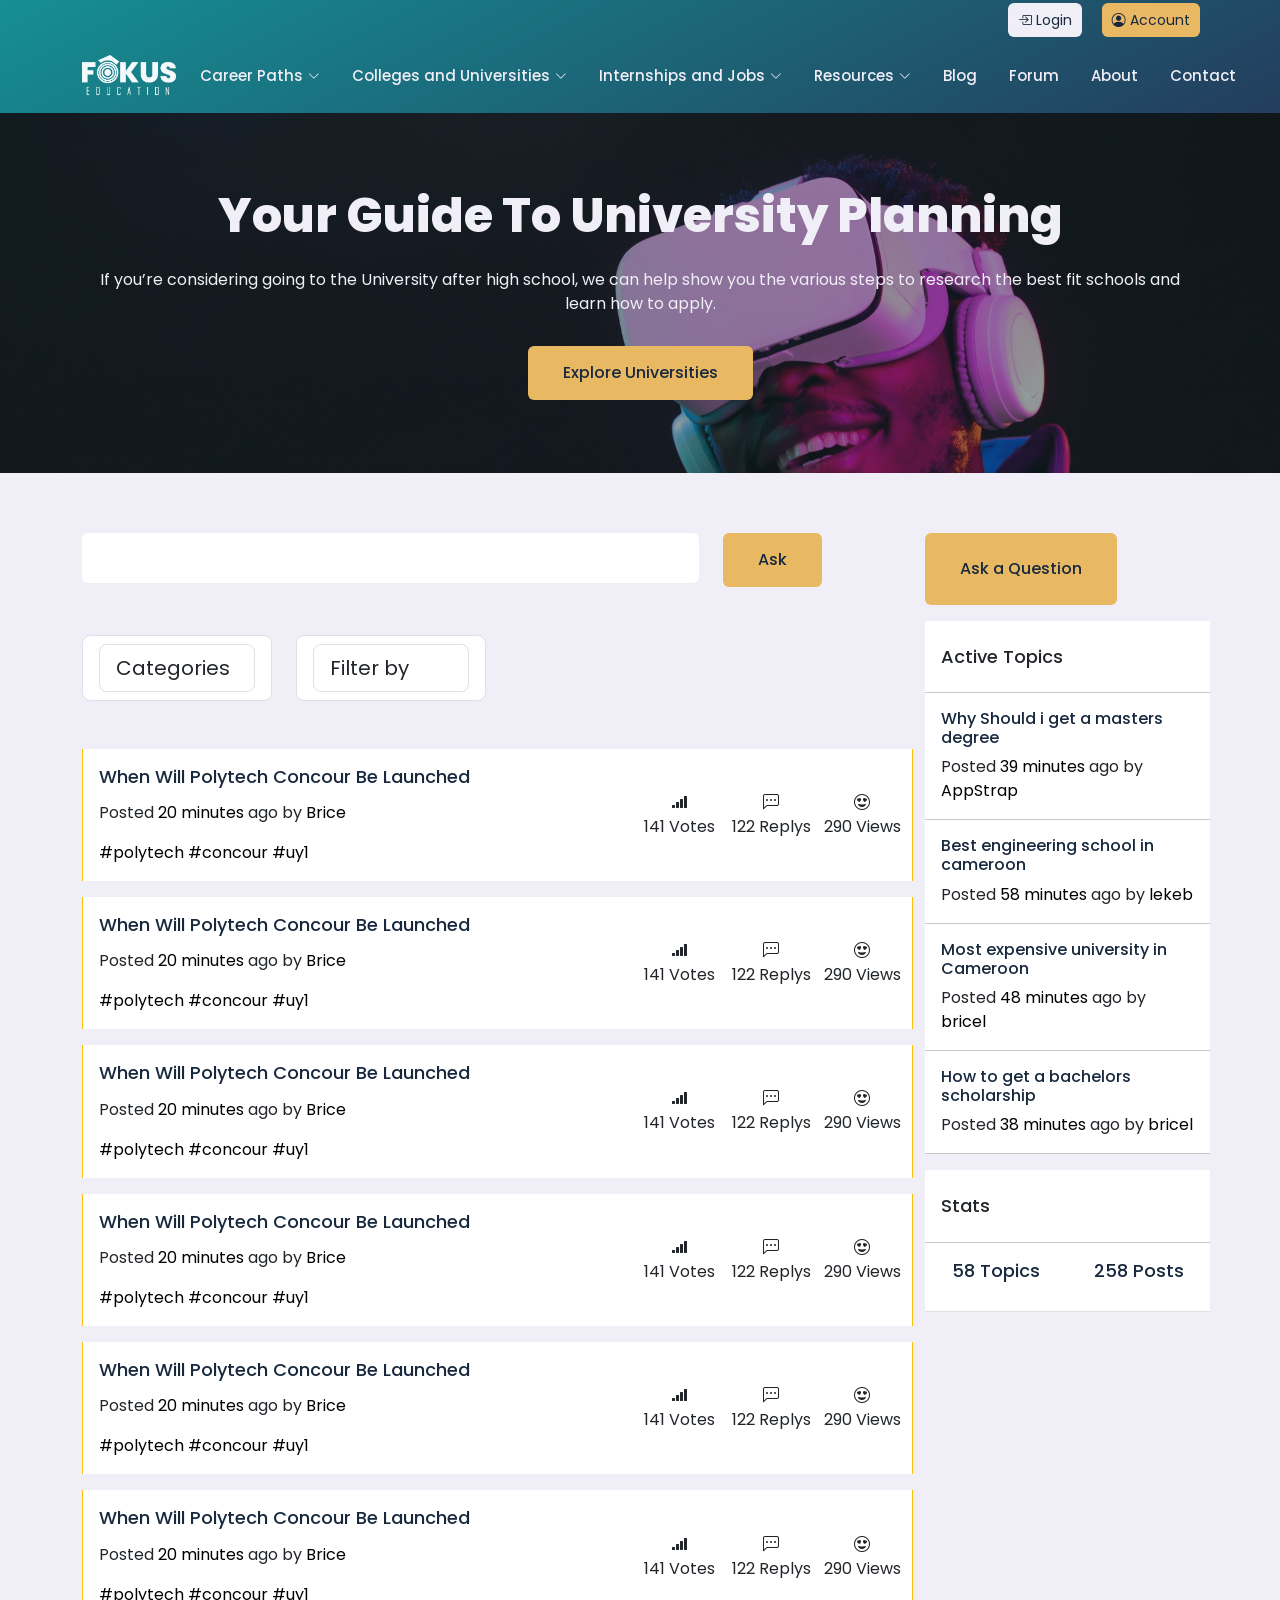
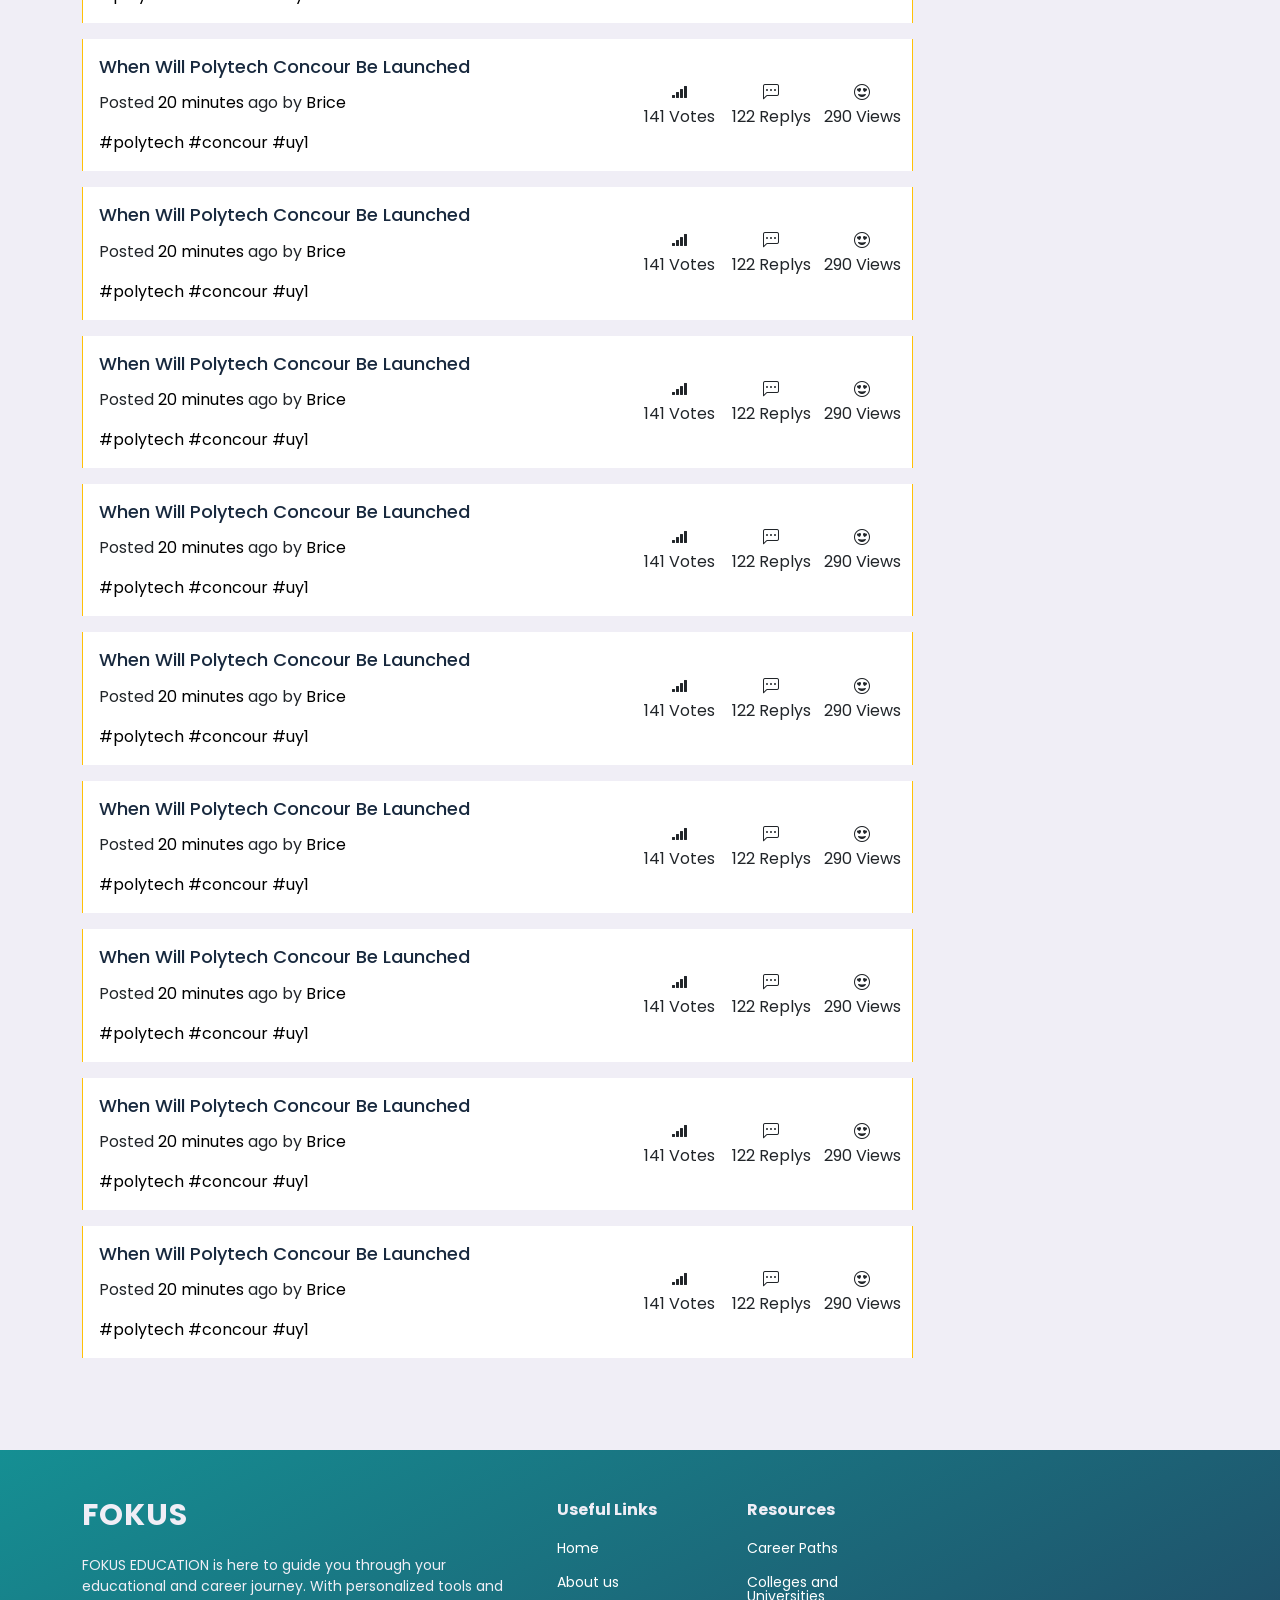
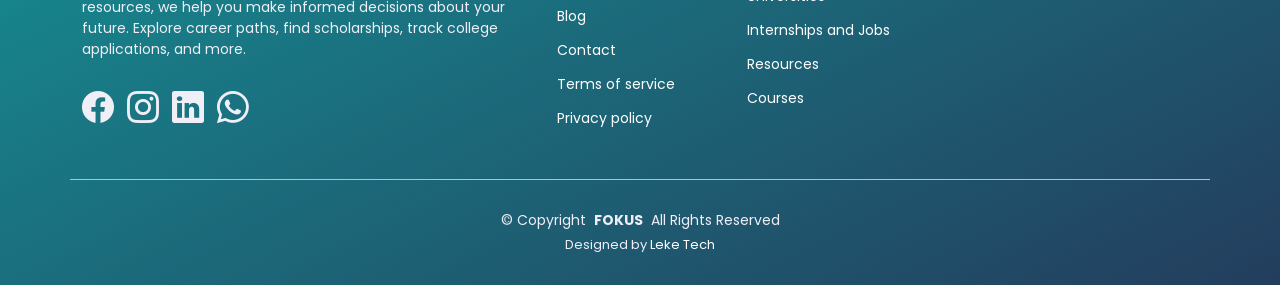
<file: fokus-edu/forum.html>
<!doctype html>
<html lang="en">
  <head>
    <meta charset="utf-8">
    <meta name="viewport" content="width=device-width, initial-scale=1">
    <title>University Planing - Fokus Education</title>
    <link href="https://cdn.jsdelivr.net/npm/bootstrap@5.2.3/dist/css/bootstrap.min.css" rel="stylesheet" integrity="sha384-rbsA2VBKQhggwzxH7pPCaAqO46MgnOM80zW1RWuH61DGLwZJEdK2Kadq2F9CUG65" crossorigin="anonymous">

    <!-- Option 1: Include in HTML -->
    <link rel="stylesheet" href="https://cdn.jsdelivr.net/npm/bootstrap-icons@1.3.0/font/bootstrap-icons.css">

     <!-- Favicons -->
    <link href="assets/img/favicon.png" rel="icon">

     <!-- Main CSS File -->
    <link href="assets/css/main.css" rel="stylesheet">

  </head>
  <body class="index-page">
    <header  class=" header">

        <div class="topbar container ">
            
              <div class="top-menu d-none d-md-flex align-items-center">
                <a href="login.html" class="login"><i class="bi bi bi-box-arrow-in-right"></i> Login</a>
                <a href="login.html" class="account"><i class="bi bi-person-circle"></i> Account</a>
              </div>
            
        </div><!-- End Top Bar -->

        <div class="branding d-flex align-items-center">
            <div class="container d-flex align-items-center position-relative justify-content-between ">
                <a class="navbar-brand logo" href="index.html">
                    <img src="assets/img/logo.png" alt="Logo"   class="d-inline-block align-text-top"> 
                </a>

                <nav id="navmenu" class="navmenu">
                    <ul>
                      <li class="dropdown"><a href="career-paths.html"><span>Career Paths</span> <i class="bi bi-chevron-down toggle-dropdown"></i></a>
                        <ul>
                          <li class="dropdown"><a href="explore-career-paths.html"><span>Explore Careers</span></a>
                           
                          </li>
                          <li class="dropdown"><a href="career-assesment.html"><span>Personalized Career Assessment</span> </a>
                            
                          </li>
          
                        </ul>
                      </li>
          
                      <li class="dropdown"><a href="universities.html"><span>Colleges and Universities</span> <i class="bi bi-chevron-down toggle-dropdown"></i></a>
                        <ul>
                          <li class="dropdown"><a href="search-universities.html"><span>Search Universities</span></a>
                          </li>
                          <li class="dropdown"><a href="uni-planing.html"><span>University Planning</span> </a>
                          </li>
                          <li class="dropdown"><a href="#"><span>University Quiz</span> <i class="bi bi-chevron-down toggle-dropdown"></i></a>
                          </li>
                        </ul>
                      </li>
                      
                      <li class="dropdown"><a href="internships-jobs.html"><span>Internships and Jobs</span> <i class="bi bi-chevron-down toggle-dropdown"></i></a>
                        <ul>
                          <li class="dropdown"><a href="internships.html"><span>Internship Opportunities</span> <i class="bi bi-chevron-down toggle-dropdown"></i></a>
                            <ul>
                             
                              <li><a href="#">Application Guidelines</a></li>
                              
                            </ul>
                          </li>
                          <li class="dropdown"><a href="jobs.html"><span>Job Placements</span> <i class="bi bi-chevron-down toggle-dropdown"></i></a>
                            <ul>
                              
                              <li><a href="#">Application Guidelines</a></li>
                            </ul>
                          </li>
                          <li class="dropdown"><a href="resume-builder.html"><span>Resume Building</span> <i class="bi bi-chevron-down toggle-dropdown"></i></a>
                            <ul>
                              <li><a href="resume-templates.html">Resume Templates</a></li>
                              <li><a href="#">Resume Tips</a></li>
                            </ul>
                          </li>
                          <li class="dropdown"><a href="#"><span>Cover Letter Building</span> <i class="bi bi-chevron-down toggle-dropdown"></i></a>
                            <ul>
                              <li><a href="#">Cover Letter Templates</a></li>
                              <li><a href="#">Cover Letter Tips</a></li>
                            </ul>
                          </li>
          
                        </ul>
                      </li>
          
                      <li class="dropdown"><a href="ressources.html"><span>Resources</span> <i class="bi bi-chevron-down toggle-dropdown"></i></a>
                        <ul>
                          <li class="dropdown"><a href="search-scholarships.html"><span>Scholarships</span> </a>
                           
                          </li>
                          <li class="dropdown"><a href="#"><span>Skill Development</span> <i class="bi bi-chevron-down toggle-dropdown"></i></a>
                            <ul>
                              <li><a href="#">Courses</a></li>
                              <li><a href="#">Interview Preparation</a></li>
                            </ul>
                          </li>
                          <li class="dropdown"><a href="#"><span>International Exam Support</span> <i class="bi bi-chevron-down toggle-dropdown"></i></a>
                            <ul>
                              <li><a href="#">SAT</a></li>
                              <li><a href="#">TOEFL</a></li>
                              <li><a href="#">Other Exams</a></li>
                              <li><a href="#">Preparation Ressources</a></li>
                            </ul>
                          </li>
                          <li class="dropdown"><a href="#"><span>Articles and Guides</span> <i class="bi bi-chevron-down toggle-dropdown"></i></a>
                            <ul>
                              <li><a href="#">Educational Articles</a></li>
                              <li><a href="#">Career Guides</a></li>
                            </ul>
                          </li>
                          <li><a href="#">Video Tutorials</a></li>
                          
                        </ul>
                      </li>
          
                      <li><a href="blog.html">Blog</a></li>
                      <li><a href="forum.html">Forum</a></li>
                      <li><a href="about.html">About</a></li>
                      <li><a href="contact.html">Contact</a></li>
                    </ul>
                    <i class="mobile-nav-toggle d-xl-none bi bi-list"></i>
                  </nav>
            </div>
        </div>
         
    </header>

    <main class="main">
        <section class="other-hero-section">
            <div class="container">
                <h1>Your Guide to University Planning</h1>
                <p>If you’re considering going to the University after high school, we can help show you the various steps to research the best fit schools and learn how to apply.</p>
                <a href="search-universities.html" class="btn btn-primary">Explore Universities</a>
               
            </div>
        </section>

        <section class="forum">

            <div class="container ">
                <div class="row">
                
                  <div class="col-lg-9 mb-3">

                    <div class="row text-left mb-5">
                        <div class="col-lg-9 mb-3 mb-sm-0">
                            <div class="searchf">
                                <input type="text" class="search-input">
                            </div>
                        </div>
                      <div class="col-lg-3 text-lg-right">
                       <a href="#" class="btn btn-primary"> Ask</a>
                      </div>
                      
                    </div>

                    <div class="row text-left mb-5">
                        <div class="col-lg-3 mb-3 mb-sm-0">
                          <div class="dropdown bootstrap-select form-control form-control-lg bg-white bg-op-9 text-sm w-lg-50" style="width: 100%;">
                            <select class="form-control form-control-lg bg-white bg-op-9 text-sm w-lg-50" data-toggle="select" tabindex="-98">
                              <option> Categories </option>
                              <option>Jobs </option>
                              <option> Career</option>
                              <option> Universities </option>
                              <option> Scholarships</option>
                              <option> Internships</option>
                              <option> National Exams</option>
                              <option> International Exams</option>
                            </select>
                          </div>
                        </div>
                      <div class="col-lg-3 text-lg-right">
                        <div class="dropdown bootstrap-select form-control form-control-lg bg-white bg-op-9 ml-auto text-sm w-lg-50" style="width: 100%;">
                          <select class="form-control form-control-lg bg-white bg-op-9 ml-auto text-sm w-lg-50" data-toggle="select" tabindex="-98">
                            <option> Filter by </option>
                            <option> Votes </option>
                            <option> Replys </option>
                            <option> Views </option>
                          </select>
                        </div>
                      </div>
                      
                    </div>
                  
                  <div class="card forum-card row-hover pos-relative py-3 px-3 mb-3 border-warning border-top-0 border-right-0 border-bottom-0 rounded-0">
                    <div class="row align-items-center">
                      <div class="col-md-8 mb-3 mb-sm-0">
                        <h4>
                        <a href="#" >When will Polytech concour be launched</a>
                        </h4>
                        <p class="text-sm"><span class="op-6">Posted</span> <a class="text-black" href="#">20 minutes</a> <span class="op-6">ago by</span> <a class="text-black" href="#">Brice</a></p>
                        <div class="text-sm op-5"> <a class="text-black mr-2" href="#">#polytech</a> <a class="text-black mr-2" href="#">#concour</a> <a class="text-black mr-2" href="#">#uy1</a> </div>
                      </div>
                      <div class="col-md-4 op-7">
                        <div class="row text-center op-7">
                          <div class="col px-1"> <i class="bi bi-reception-4"></i> <span class="d-block text-sm">141 Votes</span> </div>
                          <div class="col px-1"> <i class="bi bi-chat-left-dots"></i> <span class="d-block text-sm">122 Replys</span> </div>
                          <div class="col px-1"> <i class="bi bi-emoji-heart-eyes"></i> <span class="d-block text-sm">290 Views</span> </div>
                        </div>
                      </div>
                    </div>
                  </div>
                  
                  
                  <div class="card forum-card row-hover pos-relative py-3 px-3 mb-3 border-warning border-top-0 border-right-0 border-bottom-0 rounded-0">
                    <div class="row align-items-center">
                      <div class="col-md-8 mb-3 mb-sm-0">
                        <h4>
                        <a href="#" >When will Polytech concour be launched</a>
                        </h4>
                        <p class="text-sm"><span class="op-6">Posted</span> <a class="text-black" href="#">20 minutes</a> <span class="op-6">ago by</span> <a class="text-black" href="#">Brice</a></p>
                        <div class="text-sm op-5"> <a class="text-black mr-2" href="#">#polytech</a> <a class="text-black mr-2" href="#">#concour</a> <a class="text-black mr-2" href="#">#uy1</a> </div>
                      </div>
                      <div class="col-md-4 op-7">
                        <div class="row text-center op-7">
                          <div class="col px-1"> <i class="bi bi-reception-4"></i> <span class="d-block text-sm">141 Votes</span> </div>
                          <div class="col px-1"> <i class="bi bi-chat-left-dots"></i> <span class="d-block text-sm">122 Replys</span> </div>
                          <div class="col px-1"> <i class="bi bi-emoji-heart-eyes"></i> <span class="d-block text-sm">290 Views</span> </div>
                        </div>
                      </div>
                    </div>
                  </div>
                  
                  
                  <div class="card forum-card row-hover pos-relative py-3 px-3 mb-3 border-warning border-top-0 border-right-0 border-bottom-0 rounded-0">
                    <div class="row align-items-center">
                      <div class="col-md-8 mb-3 mb-sm-0">
                        <h4>
                        <a href="#" >When will Polytech concour be launched</a>
                        </h4>
                        <p class="text-sm"><span class="op-6">Posted</span> <a class="text-black" href="#">20 minutes</a> <span class="op-6">ago by</span> <a class="text-black" href="#">Brice</a></p>
                        <div class="text-sm op-5"> <a class="text-black mr-2" href="#">#polytech</a> <a class="text-black mr-2" href="#">#concour</a> <a class="text-black mr-2" href="#">#uy1</a> </div>
                      </div>
                      <div class="col-md-4 op-7">
                        <div class="row text-center op-7">
                          <div class="col px-1"> <i class="bi bi-reception-4"></i> <span class="d-block text-sm">141 Votes</span> </div>
                          <div class="col px-1"> <i class="bi bi-chat-left-dots"></i> <span class="d-block text-sm">122 Replys</span> </div>
                          <div class="col px-1"> <i class="bi bi-emoji-heart-eyes"></i> <span class="d-block text-sm">290 Views</span> </div>
                        </div>
                      </div>
                    </div>
                  </div>
                  
                  
                  <div class="card forum-card row-hover pos-relative py-3 px-3 mb-3 border-warning border-top-0 border-right-0 border-bottom-0 rounded-0">
                    <div class="row align-items-center">
                      <div class="col-md-8 mb-3 mb-sm-0">
                        <h4>
                        <a href="#" >When will Polytech concour be launched</a>
                        </h4>
                        <p class="text-sm"><span class="op-6">Posted</span> <a class="text-black" href="#">20 minutes</a> <span class="op-6">ago by</span> <a class="text-black" href="#">Brice</a></p>
                        <div class="text-sm op-5"> <a class="text-black mr-2" href="#">#polytech</a> <a class="text-black mr-2" href="#">#concour</a> <a class="text-black mr-2" href="#">#uy1</a> </div>
                      </div>
                      <div class="col-md-4 op-7">
                        <div class="row text-center op-7">
                          <div class="col px-1"> <i class="bi bi-reception-4"></i> <span class="d-block text-sm">141 Votes</span> </div>
                          <div class="col px-1"> <i class="bi bi-chat-left-dots"></i> <span class="d-block text-sm">122 Replys</span> </div>
                          <div class="col px-1"> <i class="bi bi-emoji-heart-eyes"></i> <span class="d-block text-sm">290 Views</span> </div>
                        </div>
                      </div>
                    </div>
                  </div>
                  
                  
                  <div class="card forum-card row-hover pos-relative py-3 px-3 mb-3 border-warning border-top-0 border-right-0 border-bottom-0 rounded-0">
                    <div class="row align-items-center">
                      <div class="col-md-8 mb-3 mb-sm-0">
                        <h4>
                        <a href="#" >When will Polytech concour be launched</a>
                        </h4>
                        <p class="text-sm"><span class="op-6">Posted</span> <a class="text-black" href="#">20 minutes</a> <span class="op-6">ago by</span> <a class="text-black" href="#">Brice</a></p>
                        <div class="text-sm op-5"> <a class="text-black mr-2" href="#">#polytech</a> <a class="text-black mr-2" href="#">#concour</a> <a class="text-black mr-2" href="#">#uy1</a> </div>
                      </div>
                      <div class="col-md-4 op-7">
                        <div class="row text-center op-7">
                          <div class="col px-1"> <i class="bi bi-reception-4"></i> <span class="d-block text-sm">141 Votes</span> </div>
                          <div class="col px-1"> <i class="bi bi-chat-left-dots"></i> <span class="d-block text-sm">122 Replys</span> </div>
                          <div class="col px-1"> <i class="bi bi-emoji-heart-eyes"></i> <span class="d-block text-sm">290 Views</span> </div>
                        </div>
                      </div>
                    </div>
                  </div>
                  
                  
                  <div class="card forum-card row-hover pos-relative py-3 px-3 mb-3 border-warning border-top-0 border-right-0 border-bottom-0 rounded-0">
                    <div class="row align-items-center">
                      <div class="col-md-8 mb-3 mb-sm-0">
                        <h4>
                        <a href="#" >When will Polytech concour be launched</a>
                        </h4>
                        <p class="text-sm"><span class="op-6">Posted</span> <a class="text-black" href="#">20 minutes</a> <span class="op-6">ago by</span> <a class="text-black" href="#">Brice</a></p>
                        <div class="text-sm op-5"> <a class="text-black mr-2" href="#">#polytech</a> <a class="text-black mr-2" href="#">#concour</a> <a class="text-black mr-2" href="#">#uy1</a> </div>
                      </div>
                      <div class="col-md-4 op-7">
                        <div class="row text-center op-7">
                          <div class="col px-1"> <i class="bi bi-reception-4"></i> <span class="d-block text-sm">141 Votes</span> </div>
                          <div class="col px-1"> <i class="bi bi-chat-left-dots"></i> <span class="d-block text-sm">122 Replys</span> </div>
                          <div class="col px-1"> <i class="bi bi-emoji-heart-eyes"></i> <span class="d-block text-sm">290 Views</span> </div>
                        </div>
                      </div>
                    </div>
                  </div>
                  
                  
                  <div class="card forum-card row-hover pos-relative py-3 px-3 mb-3 border-warning border-top-0 border-right-0 border-bottom-0 rounded-0">
                    <div class="row align-items-center">
                      <div class="col-md-8 mb-3 mb-sm-0">
                        <h4>
                        <a href="#" >When will Polytech concour be launched</a>
                        </h4>
                        <p class="text-sm"><span class="op-6">Posted</span> <a class="text-black" href="#">20 minutes</a> <span class="op-6">ago by</span> <a class="text-black" href="#">Brice</a></p>
                        <div class="text-sm op-5"> <a class="text-black mr-2" href="#">#polytech</a> <a class="text-black mr-2" href="#">#concour</a> <a class="text-black mr-2" href="#">#uy1</a> </div>
                      </div>
                      <div class="col-md-4 op-7">
                        <div class="row text-center op-7">
                          <div class="col px-1"> <i class="bi bi-reception-4"></i> <span class="d-block text-sm">141 Votes</span> </div>
                          <div class="col px-1"> <i class="bi bi-chat-left-dots"></i> <span class="d-block text-sm">122 Replys</span> </div>
                          <div class="col px-1"> <i class="bi bi-emoji-heart-eyes"></i> <span class="d-block text-sm">290 Views</span> </div>
                        </div>
                      </div>
                    </div>
                  </div>
                  
                  
                  <div class="card forum-card row-hover pos-relative py-3 px-3 mb-3 border-warning border-top-0 border-right-0 border-bottom-0 rounded-0">
                    <div class="row align-items-center">
                      <div class="col-md-8 mb-3 mb-sm-0">
                        <h4>
                        <a href="#" >When will Polytech concour be launched</a>
                        </h4>
                        <p class="text-sm"><span class="op-6">Posted</span> <a class="text-black" href="#">20 minutes</a> <span class="op-6">ago by</span> <a class="text-black" href="#">Brice</a></p>
                        <div class="text-sm op-5"> <a class="text-black mr-2" href="#">#polytech</a> <a class="text-black mr-2" href="#">#concour</a> <a class="text-black mr-2" href="#">#uy1</a> </div>
                      </div>
                      <div class="col-md-4 op-7">
                        <div class="row text-center op-7">
                          <div class="col px-1"> <i class="bi bi-reception-4"></i> <span class="d-block text-sm">141 Votes</span> </div>
                          <div class="col px-1"> <i class="bi bi-chat-left-dots"></i> <span class="d-block text-sm">122 Replys</span> </div>
                          <div class="col px-1"> <i class="bi bi-emoji-heart-eyes"></i> <span class="d-block text-sm">290 Views</span> </div>
                        </div>
                      </div>
                    </div>
                  </div>
                  
                  <div class="card forum-card row-hover pos-relative py-3 px-3 mb-3 border-warning border-top-0 border-right-0 border-bottom-0 rounded-0">
                    <div class="row align-items-center">
                      <div class="col-md-8 mb-3 mb-sm-0">
                        <h4>
                        <a href="#" >When will Polytech concour be launched</a>
                        </h4>
                        <p class="text-sm"><span class="op-6">Posted</span> <a class="text-black" href="#">20 minutes</a> <span class="op-6">ago by</span> <a class="text-black" href="#">Brice</a></p>
                        <div class="text-sm op-5"> <a class="text-black mr-2" href="#">#polytech</a> <a class="text-black mr-2" href="#">#concour</a> <a class="text-black mr-2" href="#">#uy1</a> </div>
                      </div>
                      <div class="col-md-4 op-7">
                        <div class="row text-center op-7">
                          <div class="col px-1"> <i class="bi bi-reception-4"></i> <span class="d-block text-sm">141 Votes</span> </div>
                          <div class="col px-1"> <i class="bi bi-chat-left-dots"></i> <span class="d-block text-sm">122 Replys</span> </div>
                          <div class="col px-1"> <i class="bi bi-emoji-heart-eyes"></i> <span class="d-block text-sm">290 Views</span> </div>
                        </div>
                      </div>
                    </div>
                  </div>
                  
                  
                  <div class="card forum-card row-hover pos-relative py-3 px-3 mb-3 border-warning border-top-0 border-right-0 border-bottom-0 rounded-0">
                    <div class="row align-items-center">
                      <div class="col-md-8 mb-3 mb-sm-0">
                        <h4>
                        <a href="#" >When will Polytech concour be launched</a>
                        </h4>
                        <p class="text-sm"><span class="op-6">Posted</span> <a class="text-black" href="#">20 minutes</a> <span class="op-6">ago by</span> <a class="text-black" href="#">Brice</a></p>
                        <div class="text-sm op-5"> <a class="text-black mr-2" href="#">#polytech</a> <a class="text-black mr-2" href="#">#concour</a> <a class="text-black mr-2" href="#">#uy1</a> </div>
                      </div>
                      <div class="col-md-4 op-7">
                        <div class="row text-center op-7">
                          <div class="col px-1"> <i class="bi bi-reception-4"></i> <span class="d-block text-sm">141 Votes</span> </div>
                          <div class="col px-1"> <i class="bi bi-chat-left-dots"></i> <span class="d-block text-sm">122 Replys</span> </div>
                          <div class="col px-1"> <i class="bi bi-emoji-heart-eyes"></i> <span class="d-block text-sm">290 Views</span> </div>
                        </div>
                      </div>
                    </div>
                  </div>
                  
                  
                  <div class="card forum-card row-hover pos-relative py-3 px-3 mb-3 border-warning border-top-0 border-right-0 border-bottom-0 rounded-0">
                    <div class="row align-items-center">
                      <div class="col-md-8 mb-3 mb-sm-0">
                        <h4>
                        <a href="#" >When will Polytech concour be launched</a>
                        </h4>
                        <p class="text-sm"><span class="op-6">Posted</span> <a class="text-black" href="#">20 minutes</a> <span class="op-6">ago by</span> <a class="text-black" href="#">Brice</a></p>
                        <div class="text-sm op-5"> <a class="text-black mr-2" href="#">#polytech</a> <a class="text-black mr-2" href="#">#concour</a> <a class="text-black mr-2" href="#">#uy1</a> </div>
                      </div>
                      <div class="col-md-4 op-7">
                        <div class="row text-center op-7">
                          <div class="col px-1"> <i class="bi bi-reception-4"></i> <span class="d-block text-sm">141 Votes</span> </div>
                          <div class="col px-1"> <i class="bi bi-chat-left-dots"></i> <span class="d-block text-sm">122 Replys</span> </div>
                          <div class="col px-1"> <i class="bi bi-emoji-heart-eyes"></i> <span class="d-block text-sm">290 Views</span> </div>
                        </div>
                      </div>
                    </div>
                  </div>
                  
                  
                  <div class="card forum-card row-hover pos-relative py-3 px-3 mb-3 border-warning border-top-0 border-right-0 border-bottom-0 rounded-0">
                    <div class="row align-items-center">
                      <div class="col-md-8 mb-3 mb-sm-0">
                        <h4>
                        <a href="#" >When will Polytech concour be launched</a>
                        </h4>
                        <p class="text-sm"><span class="op-6">Posted</span> <a class="text-black" href="#">20 minutes</a> <span class="op-6">ago by</span> <a class="text-black" href="#">Brice</a></p>
                        <div class="text-sm op-5"> <a class="text-black mr-2" href="#">#polytech</a> <a class="text-black mr-2" href="#">#concour</a> <a class="text-black mr-2" href="#">#uy1</a> </div>
                      </div>
                      <div class="col-md-4 op-7">
                        <div class="row text-center op-7">
                          <div class="col px-1"> <i class="bi bi-reception-4"></i> <span class="d-block text-sm">141 Votes</span> </div>
                          <div class="col px-1"> <i class="bi bi-chat-left-dots"></i> <span class="d-block text-sm">122 Replys</span> </div>
                          <div class="col px-1"> <i class="bi bi-emoji-heart-eyes"></i> <span class="d-block text-sm">290 Views</span> </div>
                        </div>
                      </div>
                    </div>
                  </div>
                  
                  
                  <div class="card forum-card row-hover pos-relative py-3 px-3 mb-3 border-warning border-top-0 border-right-0 border-bottom-0 rounded-0">
                    <div class="row align-items-center">
                      <div class="col-md-8 mb-3 mb-sm-0">
                        <h4>
                        <a href="#" >When will Polytech concour be launched</a>
                        </h4>
                        <p class="text-sm"><span class="op-6">Posted</span> <a class="text-black" href="#">20 minutes</a> <span class="op-6">ago by</span> <a class="text-black" href="#">Brice</a></p>
                        <div class="text-sm op-5"> <a class="text-black mr-2" href="#">#polytech</a> <a class="text-black mr-2" href="#">#concour</a> <a class="text-black mr-2" href="#">#uy1</a> </div>
                      </div>
                      <div class="col-md-4 op-7">
                        <div class="row text-center op-7">
                          <div class="col px-1"> <i class="bi bi-reception-4"></i> <span class="d-block text-sm">141 Votes</span> </div>
                          <div class="col px-1"> <i class="bi bi-chat-left-dots"></i> <span class="d-block text-sm">122 Replys</span> </div>
                          <div class="col px-1"> <i class="bi bi-emoji-heart-eyes"></i> <span class="d-block text-sm">290 Views</span> </div>
                        </div>
                      </div>
                    </div>
                  </div>
                  
                  
                  <div class="card forum-card row-hover pos-relative py-3 px-3 mb-3 border-warning border-top-0 border-right-0 border-bottom-0 rounded-0">
                    <div class="row align-items-center">
                      <div class="col-md-8 mb-3 mb-sm-0">
                        <h4>
                        <a href="#" >When will Polytech concour be launched</a>
                        </h4>
                        <p class="text-sm"><span class="op-6">Posted</span> <a class="text-black" href="#">20 minutes</a> <span class="op-6">ago by</span> <a class="text-black" href="#">Brice</a></p>
                        <div class="text-sm op-5"> <a class="text-black mr-2" href="#">#polytech</a> <a class="text-black mr-2" href="#">#concour</a> <a class="text-black mr-2" href="#">#uy1</a> </div>
                      </div>
                      <div class="col-md-4 op-7">
                        <div class="row text-center op-7">
                          <div class="col px-1"> <i class="bi bi-reception-4"></i> <span class="d-block text-sm">141 Votes</span> </div>
                          <div class="col px-1"> <i class="bi bi-chat-left-dots"></i> <span class="d-block text-sm">122 Replys</span> </div>
                          <div class="col px-1"> <i class="bi bi-emoji-heart-eyes"></i> <span class="d-block text-sm">290 Views</span> </div>
                        </div>
                      </div>
                    </div>
                  </div>
                  
                  
                  <div class="card forum-card row-hover pos-relative py-3 px-3 mb-3 border-warning border-top-0 border-right-0 border-bottom-0 rounded-0">
                    <div class="row align-items-center">
                      <div class="col-md-8 mb-3 mb-sm-0">
                        <h4>
                        <a href="#" >When will Polytech concour be launched</a>
                        </h4>
                        <p class="text-sm"><span class="op-6">Posted</span> <a class="text-black" href="#">20 minutes</a> <span class="op-6">ago by</span> <a class="text-black" href="#">Brice</a></p>
                        <div class="text-sm op-5"> <a class="text-black mr-2" href="#">#polytech</a> <a class="text-black mr-2" href="#">#concour</a> <a class="text-black mr-2" href="#">#uy1</a> </div>
                      </div>
                      <div class="col-md-4 op-7">
                        <div class="row text-center op-7">
                          <div class="col px-1"> <i class="bi bi-reception-4"></i> <span class="d-block text-sm">141 Votes</span> </div>
                          <div class="col px-1"> <i class="bi bi-chat-left-dots"></i> <span class="d-block text-sm">122 Replys</span> </div>
                          <div class="col px-1"> <i class="bi bi-emoji-heart-eyes"></i> <span class="d-block text-sm">290 Views</span> </div>
                        </div>
                      </div>
                    </div>
                  </div>
           
                  </div>
                  
          
                  <!--    side bar   -->
                  <div class="col-lg-3 mb-4 mb-lg-0 px-lg-0 mt-lg-0">
                    <div class="forum-side" >
                    </div>
                    <div data-settings="{&quot;parent&quot;:&quot;#content&quot;,&quot;mind&quot;:&quot;#header&quot;,&quot;top&quot;:10,&quot;breakpoint&quot;:992}" data-toggle="sticky" class="sticky" style="top: 85px;">
                        <div class="sticky-inner">
                          <a class="btn btn-lg btn-block btn-primary  py-4 mb-3 bg-op-6 roboto-bold" href="#">Ask a Question</a>
                          <div class="bg-white mb-3">
                            <h4 class="px-3 py-4 op-5 m-0">
                            Active Topics
                            </h4>
                            <hr class="m-0">
          
                            <div class="pos-relative px-3 py-3">
                              <h6 class=" text-sm">
                              <a href="#" class="a-primary">Why Should i get a masters degree </a>
                              </h6>
                              <p class="mb-0 text-sm"><span class="op-6">Posted</span> <a class="text-black" href="#">39 minutes</a> <span class="op-6">ago by</span> <a class="text-black" href="#">AppStrap</a></p>
                            </div>
          
                            <hr class="m-0">
                            <div class="pos-relative px-3 py-3">
                              <h6 class="text-primary text-sm">
                              <a href="#" class="a-primary">Best engineering school in cameroon </a>
                              </h6>
                              <p class="mb-0 text-sm"><span class="op-6">Posted</span> <a class="text-black" href="#">58 minutes</a> <span class="op-6">ago by</span> <a class="text-black" href="#">lekeb</a></p>
                            </div>
          
                            <hr class="m-0">
                            <div class="pos-relative px-3 py-3">
                              <h6 class="text-primary text-sm">
                              <a href="#" class="a-primary">Most expensive university in Cameroon </a>
                              </h6>
                              <p class="mb-0 text-sm"><span class="op-6">Posted</span> <a class="text-black" href="#">48 minutes</a> <span class="op-6">ago by</span> <a class="text-black" href="#">bricel</a></p>
                            </div>
          
                            <hr class="m-0">
                            <div class="pos-relative px-3 py-3">
                              <h6 class="text-primary text-sm">
                              <a href="#" class="a-primary">How to get a bachelors scholarship </a>
                              </h6>
                              <p class="mb-0 text-sm"><span class="op-6">Posted</span> <a class="text-black" href="#">38 minutes</a> <span class="op-6">ago by</span> <a class="text-black" href="#">bricel</a></p>
                            </div>
          
                            <hr class="m-0">
                          </div>

                          <div class="bg-white text-sm">
                            <h4 class="px-3 py-4 op-5 m-0 ">
                            Stats
                            </h4>
                            <hr class="my-0">
          
                            <div class="row text-center d-flex flex-row op-7 mx-0">
                              <div class="col-sm-6 flex-ew text-center py-3 border-bottom border-right"> 
                                <h4>
                                <a class="d-block a-primary" href="#">58 Topics </a> 
                                </h4>
                              </div>
                              <div class="col-sm-6 flex-ew text-center py-3 border-bottom border-right"> 
                                <h4>
                                <a class="d-block a-primary" href="#">258 Posts </a> 
                                </h4>
                              </div>
                            </div>
          
                           
                          </div>
                      </div>
                  </div>
                  </div>
                </div>
            </div>
        </section>

    </main>


    <footer id="footer" class="footer">

        <div class="container footer-top">
          <div class="row gy-4">
            <div class="col-lg-5 col-md-12 footer-about">
              <a href="index.html" class="logo d-flex align-items-center">
                <span class="sitename">FOKUS</span>
              </a>
              <p>FOKUS EDUCATION is here to guide you through your educational and career journey. With personalized tools and resources, we help you make informed decisions about your future. Explore career paths, find scholarships, track college applications, and more.</p>
              <div class="social-links d-flex mt-4">
                
                <a href=""><i class="bi bi-facebook"></i></a>
                <a href=""><i class="bi bi-instagram"></i></a>
                <a href=""><i class="bi bi-linkedin"></i></a>
                <a href=""><i class="bi bi-whatsapp"></i></a>
              </div>
            </div>
    
            <div class="col-lg-2 col-6 footer-links">
              <h4>Useful Links</h4>
              <ul>
                <li><a href="#">Home</a></li>
                <li><a href="#">About us</a></li>
                <li><a href="#">Blog</a></li>
                <li><a href="#">Contact</a></li>
                <li><a href="#">Terms of service</a></li>
                <li><a href="#">Privacy policy</a></li>
              </ul>
            </div>
    
            <div class="col-lg-2 col-6 footer-links">
              <h4>Resources</h4>
              <ul>
                <li><a href="#">Career Paths</a></li>
                <li><a href="#">Colleges and Universities</a></li>
                <li><a href="#">Internships and Jobs</a></li>
                <li><a href="#">Resources</a></li>
                <li><a href="#">Courses</a></li>
              </ul>
            </div>
    
          </div>
        </div>
    
        <div class="container copyright text-center mt-4">
          <p>© <span>Copyright</span> <strong class="px-1 sitename">FOKUS</strong> <span>All Rights Reserved</span></p>
          <div class="credits">
           
            Designed by <a href="https://leke-tech.com/" >Leke Tech</a>
          </div>
        </div>
    
      </footer>
    
      <!-- Scroll Top -->
      <a href="#" id="scroll-top" class="scroll-top d-flex align-items-center justify-content-center"><i class="bi bi-arrow-up-short"></i></a>

    <!--     BOOTSTRAP JAVASCRIPT      -->

    <script src="https://cdn.jsdelivr.net/npm/@popperjs/core@2.11.6/dist/umd/popper.min.js" integrity="sha384-oBqDVmMz9ATKxIep9tiCxS/Z9fNfEXiDAYTujMAeBAsjFuCZSmKbSSUnQlmh/jp3" crossorigin="anonymous"></script>
    <script src="https://cdn.jsdelivr.net/npm/bootstrap@5.2.3/dist/js/bootstrap.min.js" integrity="sha384-cuYeSxntonz0PPNlHhBs68uyIAVpIIOZZ5JqeqvYYIcEL727kskC66kF92t6Xl2V" crossorigin="anonymous"></script>
    <script src="https://cdn.jsdelivr.net/npm/bootstrap@5.2.3/dist/js/bootstrap.bundle.min.js" integrity="sha384-kenU1KFdBIe4zVF0s0G1M5b4hcpxyD9F7jL+jjXkk+Q2h455rYXK/7HAuoJl+0I4" crossorigin="anonymous"></script>


    <script src="js/script.js"></script>

  </body>
</html>
</file>
<file: fokus-edu/assets/css/main.css>
@import url('https://fonts.googleapis.com/css2?family=PT+Serif&family=Poppins:wght@300;400;500;600&display=swap');

:root{
    
    /* colors 

    --primary-color-hue: 180;
    --dark-color-lightness: 20%;
    --light-color-lightness: 95%;
    --white-color-lightness: 100%;
    
    */

    --color-white: hsl(252, 30%, 100%);
    --color-light: hsl(252, 30%, 95%);
    --color-gray: hsl(180, 15%, 65%);
    --color-primary: hsl(182, 75%, 33%);
    --color-secondary: hsl(38, 75%, 65%);
    --color-success: hsl(120, 95%, 65%);
    --color-danger: hsl(0, 95%, 70%);
    --color-dark: #18293e;
    --color-black: hsl(172, 29%, 10%);
    --color-gradient: linear-gradient(153deg, rgba(21,143,147,1) 0%, rgba(35,61,93,1) 100%);
   

    --border-radius: 6px;
    --card-border-radius: 12px;
    --btn-padding:0.6rem 2rem;
    --search-padding:0.6rem 1rem;
    --card-padding: 1rem;

    /* typography */

    --ff-poppins: "Poppins", sans-serif;

    --fs-1: 32px;
    --fs-2: 26px;
    --fs-3: 22px;
    --fs-4: 18px;
    --fs-5: 15px;
    --fs-6: 14px;

    --fw-700: 700;
    --fw-600: 600;
    --fw-500: 500;

    /* transition */

    --transition: 0.25s ease-in-out;
    
}

*, *::before, *::after {
    margin: 0;
    padding: 0;
    outline: 0;
    box-sizing: border-box;
    text-decoration: none;
    list-style: none;
    border: none;
}

::-webkit-scrollbar { width: 10px; }
::-webkit-scrollbar-track { background: var(--color-white); }
::-webkit-scrollbar-thumb { background: var(--color-gray); }

a {
    color: var(--color-white);
    text-decoration: none;
    transition: var(--transition);
  }
  
  a:hover {
    color: var(--color-primary);
    text-decoration: none;
  }
  
  h1{
    font-weight: 800;
    line-height: 1.3;
    text-transform: capitalize;
    color: var(--color-light);
  }
  h2{
    font-weight: 700;
    line-height: 1.3;
    text-transform: capitalize;
    
  }
  h3{
    font-size: 26px;
    font-weight: 600;
    line-height: 1.3;
    text-transform: capitalize; 
  }
  h4{
    font-size: 18px;
    font-weight: 500;
    line-height: 1.3;
    text-transform: capitalize;
    padding-bottom: 5px;
    
  }

body {
    font-family: 'Poppins', sans-serif;
    background: var(--color-light);
}

/*--------------------------------------------------------------
# Global Header
--------------------------------------------------------------*/
.header {
    
    color: var(--color-light);
    transition: var(--transition);
    background: var(--color-primary);
    background: var(--color-gradient);
  }

  .topbar{
    display: flex;
    justify-content: right;
  }
  
  .login,
  .account{
    
    color: var(--color-dark);
    border-radius: var(--border-radius);
    padding: 10px;
    background-color: var(--color-light);
    line-height: 0;
    transition: var(--transition);
    margin: 10px;
    display: flex;
    align-items: center;  
  }

  .account{
    background-color: var(--color-secondary);
  }

  .login i,
  .account i{
    padding-right: 4px;
  }

  .login:hover,
  .account:hover{
    color: var(--color-dark);
    background-color: var(--color-secondary);
  }
  

  
  .header .topbar {
    height: 40px;
    padding: 0;
    font-size: 14px;
    transition: var(--transition);
  }
  
  .header .branding {
    min-height: 60px;
    padding: 10px 0;
  }
  
  .header .logo img {
    max-height: 42px;
    margin-right: 8px;
  }
  
  /*--------------------------------------------------------------
  # Navigation Menu
  --------------------------------------------------------------*/
  /* Desktop Navigation */
  @media (min-width: 1200px) {
    .navmenu {
      padding: 0;
    }
  
    .navmenu ul {
      margin: 0;
      padding: 0;
      display: flex;
      list-style: none;
      align-items: center;
    }
  
    .navmenu li {
      position: relative;
    }
  
    .navmenu>ul>li {
      white-space: nowrap;
      padding: 15px 14px;
    }
  
    .navmenu>ul>li:last-child {
      padding-right: 0;
    }
  
    .navmenu a,
    .navmenu a:focus {
      color: var(--color-light);
      font-size: 15px;
      padding: 0 2px;
      font-weight: 500;
      display: flex;
      align-items: center;
      justify-content: space-between;
      white-space: nowrap;
      transition: 0.3s;
      position: relative;
    }
  
    .navmenu a i,
    .navmenu a:focus i {
      font-size: 12px;
      line-height: 0;
      margin-left: 5px;
      transition: var(--transition);
    }
  
    .navmenu a:hover:before,
    .navmenu li:hover>a:before,
    .navmenu .active:before {
      visibility: visible;
      width: 100%;
    }
  
    .navmenu li:hover>a,
    .navmenu .active,
    .navmenu .active:focus {
      color: var(--color-secondary);
    }
  
    .navmenu .dropdown ul {
      margin: 0;
      padding: 10px 0;
      background: var(--color-dark);
      display: block;
      position: absolute;
      visibility: hidden;
      left: 14px;
      top: 130%;
      opacity: 0;
      transition: var(--transition);
      border-radius: var(--border-radius);
      z-index: 99;
      box-shadow: 0px 0px 30px color-mix(in srgb, var(--color-dark), transparent 85%);
    }
  
    .navmenu .dropdown ul li {
      min-width: 200px;
    }
  
    .navmenu .dropdown ul a {
      padding: 10px 20px;
      font-size: 15px;
      text-transform: none;
      
    }
  
    .navmenu .dropdown ul a i {
      font-size: 12px;
    }
  
    .navmenu .dropdown ul a:hover,
    .navmenu .dropdown ul .active:hover,
    .navmenu .dropdown ul li:hover>a {
      color: var(--color-secondary);
    }
  
    .navmenu .dropdown:hover>ul {
      opacity: 1;
      top: 100%;
      visibility: visible;
    }
  
    .navmenu .dropdown .dropdown ul {
      top: 0;
      left: -50%;
      visibility: hidden;
    }
  
    .navmenu .dropdown .dropdown:hover>ul {
      opacity: 1;
      top: 0;
      left: -100%;
      visibility: visible;
    }
  }
  
  /* Mobile Navigation */
  @media (max-width: 1199px) {
    .mobile-nav-toggle {
      color: var(--color-light);
      font-size: 28px;
      line-height: 0;
      margin-right: 10px;
      cursor: pointer;
      transition: color 0.3s;
    }
  
    .navmenu {
      padding: 0;
      z-index: 999;
    }
  
    .navmenu ul {
      display: none;
      position: absolute;
      inset: 60px 20px 20px 20px;
      padding: 10px 0;
      margin: 0;
      border-radius: 6px;
      background-color: var(--color-dark);
      box-shadow: none;
      overflow-y: auto;
      transition: var(--transition);
      z-index: 99;
    }
  
    .navmenu a,
    .navmenu a:focus {
      color: var(--color-light);
      padding: 10px 20px;
      font-size: 17px;
      font-weight: 500;
      display: flex;
      align-items: center;
      justify-content: space-between;
      white-space: nowrap;
      transition: var(--transition);
    }
  
    .navmenu a i,
    .navmenu a:focus i {
      font-size: 12px;
      line-height: 0;
      margin-left: 5px;
      width: 30px;
      height: 30px;
      display: flex;
      align-items: center;
      justify-content: center;
      border-radius: 50%;
      transition: 0.3s;
      background-color: color-mix(in srgb, var(--color-light), transparent 90%);
    }
  
    .navmenu a i:hover,
    .navmenu a:focus i:hover {
      background-color: var(--color-secondary);
      color: var(--color-dark);
    }
  
    .navmenu a:hover,
    .navmenu .active,
    .navmenu .active:focus {
      color: var(--color-secondary);
    }
  
    .navmenu .active i,
    .navmenu .active:focus i {
      background-color: var(--color-secondary);
      color: var(--color-dark);
      transform: rotate(180deg);
    }
  
    .navmenu .dropdown ul {
      position: static;
      display: none;
      z-index: 99;
      padding: 10px 0;
      margin: 10px 20px;
      background-color: var(--color-dark);
      transition: all 0.5s ease-in-out;
    }
  
    .navmenu .dropdown ul ul {
      background-color: var(--color-light);
    }
  
    .navmenu .dropdown>.dropdown-active {
      display: block;
      background-color: var(--color-black);
      
    }
  
    .mobile-nav-active {
      overflow: hidden;
    }
  
    .mobile-nav-active .mobile-nav-toggle {
      color: var(--color-light);
      position: absolute;
      font-size: 32px;
      top: 15px;
      right: 15px;
      margin-right: 0;
      z-index: 999;
    }
  
    .mobile-nav-active .navmenu {
      position: fixed;
      overflow: hidden;
      inset: 0;
      transition: var(--transition);
    }
  
    .mobile-nav-active .navmenu>ul {
      display: block;
    }
    
  }
  

 /*--------------------------------------------------------------
# global section
--------------------------------------------------------------*/
section{
  padding: 60px 0;
  scroll-margin-top: 112px;
  overflow: clip;
}
.section-head {
    text-align: center;
    padding-bottom: 60px;
    position: relative; 
  }
  
  .section-head h2 {
    margin-bottom: 20px;
    padding-bottom: 10px;
  }
  .section-head p {
    max-width: 60%;
    left: 0;
  right: 0;
  bottom: 0;
  margin: auto;
  position: relative;
  }
.btn-primary{
    padding: 15px 35px;
    font-size: 16px;
    background-color: var(--color-secondary);
    border: none;
    border-radius: var(--border-radius);
    color: var(--color-dark);
    font-weight: 500;
    transition: var(--transition);
    display: inline-block;
}
.btn-primary:hover{
    background: var(--color-primary);
    background: var(--color-gradient);
    color: var(--color-light);
}

    /*--------------------------------------------------------------
# login section
--------------------------------------------------------------*/

.signup-section {
  padding: 7em 0;
  
}

.signup-head{
    display: flex;
    justify-content: center;
    align-items: center;
}
.right-part{
    background: var(--color-gradient);
}
.right-part .text{
    color: var(--color-light);
}
.left-part{
    background-color: var(--color-white);
}
.social-icon{
    border: none;
    aspect-ratio: 1/1;
    width: 50px;
    border-radius: 50%;
    padding: 10px;
    background: var(--color-primary);
    margin-right: 5px;
}
.social-icon:hover{
    background: var(--color-secondary);
    
}
form .error-txt{
  color: white;
  background: var(--color-danger);
  padding: 8px 10px;
  text-align: center;
  border-radius: 6px;
  margin-bottom: 10px; 
  display: none;
}



    /*--------------------------------------------------------------
# hero section
--------------------------------------------------------------*/


.hero-section{
    background-image: url(../img/about-2.jpg);
    box-shadow: inset 0 0 0 2000px rgba(19, 46, 49, 0.464);
    display: flex;
    justify-content: center;
    align-items: center;
    background-position: center;
    background-size: cover;
    min-height: 80vh;
}
.other-hero-section{
    background-image: url(../img/cover-img.jpg);
    box-shadow: inset 0 0 0 2000px rgba(19, 46, 49, 0.464);
    display: flex;
    justify-content: center;
    align-items: center;
    background-position: top;
    background-size: cover;
    min-height: 40vh;
}

.hero-section .container,
.other-hero-section{
    align-items: center;
    text-align: center;
    z-index: 10;
}
.hero-section p,
.other-hero-section p{
    color: var(--color-light);
    font-weight: 400;
    margin-bottom: 30px;
    
}

.hero-section h1,
.other-hero-section h1{
    font-size: 48px;
    margin-bottom: 20px;
}
@media (max-width: 960px) {
    .hero-section h1,
    .other-hero-section h1{
        font-size: 32px;
    }
    .section-head p {
        max-width: 100%;
      }
    
}



    /*--------------------------------------------------------------
# about section
--------------------------------------------------------------*/
.who-we-are{
    align-items: center;
}
.side-img{
    max-width: 100%;
    
}
.side-img img{
    max-width: 100%;
    border-radius: var(--card-border-radius);
}

    /*--------------------------------------------------------------
# call to action
--------------------------------------------------------------*/

.call-to-action{
    background-color: var(--color-primary);
    padding: 50px 30px;
    min-height: 50vh;
    display: flex;
    align-items: center;
    justify-content: center;
}
.call-to-action h2,
.call-to-action p{
    color: var(--color-light);
    padding-top: 10px;
    padding-bottom: 10px;
}

.call-to-action-2{
    display: flex;
    justify-content: center;
}
.call-to-action-2 .container{
    background-image: url(../img/blog-3.jpg);
    background-size: cover;
    box-shadow: inset 0 0 0 2000px rgba(19, 46, 49, 0.464);
    padding: 50px 30px;
    min-height: 50vh;
    
    border: none;
    border-radius: var(--card-border-radius);
    display: flex;
    align-items: center;
    justify-content: center;
    margin: 30px 0;
   
    
}
.call-to-action-2 h2,
.call-to-action-2 p{
    color: var(--color-light);
    padding-top: 10px;
    padding-bottom: 10px;
}
    /*--------------------------------------------------------------
# service
--------------------------------------------------------------*/
.feature-box{
    background-color: var(--color-white);
    padding: 20px 10px;
    border: none;
    border-radius: var(--card-border-radius);
    box-shadow: 0px 16px 40px -10px rgba(0,0,0,0.29);
    min-height: 450px;
    transition: var(--transition);
}
.service-box:hover{
    background-color: var(--color-secondary);
    
}
.service-box .icon{
    font-size: 46px;
    margin-bottom: 20px;
    width: 100%;
    color: var(--color-dark);
}
.service-box .icon:hover{
    color: var(--color-light);
    
}
.service-box a,
.career-card a{
    color: var(--color-dark);
}



.career-card .tag a{
    color: var(--color-primary);
    padding-bottom: 10px;
}
.career-card .tag{
    padding-bottom: 10px;
}

.service-box,
.career-card{
    background-color: var(--color-white);
    padding: 20px 10px;
    border: none;
    border-radius: var(--card-border-radius);
    box-shadow: 0px 16px 40px -10px rgba(0,0,0,0.29);
    min-height: 350px;
    transition: var(--transition);
}
.feature-box a{
    color: var(--color-dark);
    margin: 5px 10px;
    
}
.feature-box h3:hover{
    color: var(--color-primary);
}
.feature-box h3,
.feature-box p,
.feature-box h6{
    margin: 5px 10px;
}

.feature-box img{
    border-radius: var(--card-border-radius);
}

 /*--------------------------------------------------------------
  # career page
  --------------------------------------------------------------*/

.img-career{
    max-width: 500px;
  }

  /*--------------------------------------------------------------
  # search page
  --------------------------------------------------------------*/

  .search {
    width: 100%;
    margin-bottom: auto;
      margin-top: -10px;
      height: 50px;
      background-color: var(--color-light);
      padding: 10px;
      border-radius: var(--border-radius);
  }
  
  .search-input {
      color: var(--color-white);
      border: 0;
      outline: 0;
      background: none;
      width: 0;
      margin-top: 5px;
      caret-color: transparent;
      line-height: 20px;
      transition: var(--transition);
  }
  
  .search .search-input {
      padding: 0 10px;
      width: 100%;
      caret-color: var(--color-secondary);
      font-size: 14px;
      font-weight: 300;
      color: var(--color-dark);
      transition: width 0.4s linear;
  }
  
  
  .search-icon {
          height: 50px;
      width: 50px;
      float: right;
      display: flex;
      justify-content: center;
      align-items: center;
      color: var(--color-light);
      background-color: var(--color-secondary);
      font-size: 14px;
      bottom: 40px;
      position: relative;
      border-radius: var(--border-radius);
  }
  
  .search-icon:hover{
  
    color: var(--color-dark) !important;
  }
  
  .card-inner {
    position: relative;
    display: flex;
    flex-direction: column;
    min-width: 0;
    word-wrap: break-word;
    background-color: var(--color-light);
    background-clip: border-box;
    border: none;
    border-radius: var(--border-radius);
    border:none;
    cursor: pointer;
    transition: var(--transition);
}
.card-inner p {
    color: var(--color-dark);
}

.card-inner:hover{
   transform: scale(1.1);
   background-color: var(--color-secondary);
}


  /*--------------------------------------------------------------
  # internship
  --------------------------------------------------------------*/


.card-profile{
    display: flex; 
    flex-direction: row; 
    align-items: center; 
    gap: 10px;
  }
  .card-profile-img{
    border-radius: 50%; 
    overflow: hidden; 
    width: 50px; 
    aspect-ratio: 1;
    
  }
  .card-profile-img a img{
    max-width: 75px;
  }
  .card-link{
    color: var(--default-color);
    
  }

  /*--------------------------------------------------------------
  # resume
  --------------------------------------------------------------*/

  #resume {
    border: none;
    border-radius: var(--card-border-radius);
    padding: 20px;
    background-color: var(--color-white);
    box-shadow: 0 0 10px rgba(0, 0, 0, 0.1);
  }
  
  #resume img {
    max-width: 150px;
    margin-bottom: 20px;
    border-radius: var(--card-border-radius);
  }
  .form-group-rb{
    padding: 10px;
  }


  /*--------------------------------------------------------------
  # forum
  --------------------------------------------------------------*/


.forum .searchf{
    background-color: var(--color-white);
    width: 100%;
    height: 50px;
    padding: 2
    0px;
    border-radius: 6px;
}
.searchf .search-input {
    padding: 0 10px;
    width: 100%;
    caret-color: var(--color-secondary);
    font-size: 16px;
    font-weight: 400;
    color: var(--color-dark);
    transition: width 0.4s linear;
}
  
  .forum-side{
    visibility: hidden; 
    display: none; 
    width: 285px; 
    height: 801px; 
    margin: 0px; 
    float: none; 
    position: static; 
    inset: 85px auto auto;
  }
 
 .forum-card h4 a{
    color: var(--color-dark);
 }
 .forum-card h4 a:hover{
    color: var(--color-primary);

 }
 .a-primary{
    color: var(--color-dark);
 }
 .a-primary:hover{
    color: var(--color-primary);
 }
 

  /*--------------------------------------------------------------
  # Global Footer
  --------------------------------------------------------------*/
  .footer {
    
    color: var(--color-light);
    background: var(--color-primary);
    background: var(--color-gradient);
    font-size: 14px;
    position: relative;
  }
  
  .footer .footer-top {
    padding-top: 50px;
  }
  
  .footer .footer-about .logo {
    line-height: 1;
    margin-bottom: 25px;
  }
  
  .footer .footer-about .logo span {
    color: var(--color-light);
    font-size: 30px;
    font-weight: 700;
    letter-spacing: 1px;
  }
  
  .footer .footer-about p {
    font-size: 14px;
  }
  
  .footer .social-links a {
    display: flex;
    align-items: left;
    justify-content: left;
    width: 40px;
    font-size: 32px;
    color: var(--color-light);
    margin-right: 5px;
    transition: var(--transition);
  }
  
  .footer .social-links a:hover {
    color: var(--color-secondary);
  }
  
  .footer h4 {
    font-size: 16px;
    font-weight: bold;
    position: relative;
    padding-bottom: 12px;
  }
  
  .footer .footer-links {
    margin-bottom: 20px;
  }
  
  .footer .footer-links ul {
    list-style: none;
    padding: 0;
    margin: 0;
  }
  
  .footer .footer-links ul i {
    padding-right: 2px;
    font-size: 12px;
    line-height: 0;
  }
  
  .footer .footer-links ul li {
    padding: 10px 0;
    display: flex;
    align-items: center;
  }
  
  .footer .footer-links ul li:first-child {
    padding-top: 0;
  }
  
  .footer .footer-links ul a {
    
    display: inline-block;
    line-height: 1;
  }
  
  .footer .footer-links ul a:hover {
    color: var(--color-secondary);
  }
  
  .footer .copyright {
    padding-top: 30px;
    padding-bottom: 30px;
    border-top: 1px solid var(--color-secondary);
  }
  
  .footer .copyright p {
    margin-bottom: 0;
  }
  
  .footer .credits {
    margin-top: 4px;
    font-size: 13px;
  }

 
  .footer .credits a:hover {
    color: var(--color-secondary);
  }

  
/*--------------------------------------------------------------
# Scroll Top Button
--------------------------------------------------------------*/
.scroll-top {
    position: fixed;
    visibility: hidden;
    opacity: 0;
    right: 15px;
    bottom: -15px;
    z-index: 999;
    background-color: var(--color-secondary);
    width: 44px;
    height: 44px;
    border-radius: var(--border-radius);
    transition: all 0.4s;
  }
  
  .scroll-top i {
    font-size: 24px;
    color: var(--color-dark);
    line-height: 0;
  }
  
  .scroll-top:hover {
    background-color: var(--color-dark);
    color: var(--color-light);
  }
  
  .scroll-top.active {
    visibility: visible;
    opacity: 1;
    bottom: 15px;
  }
</file>
